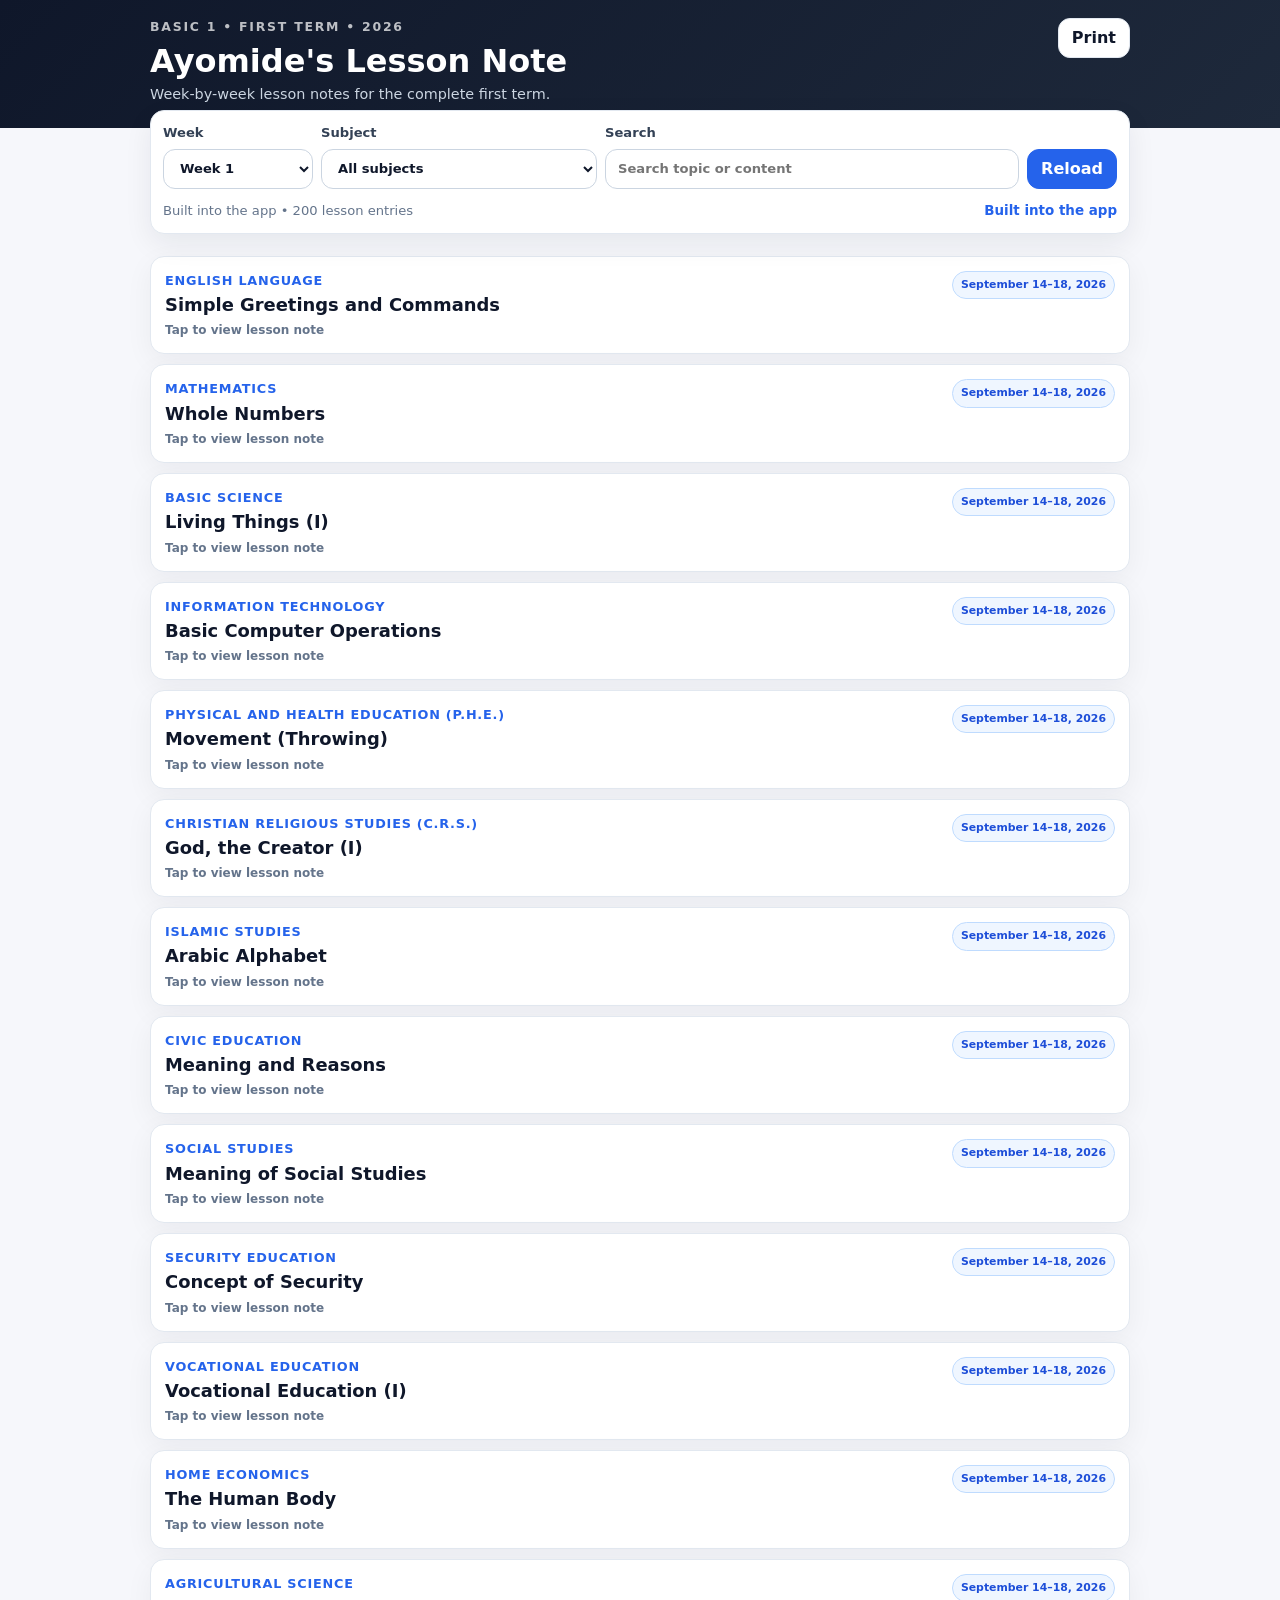
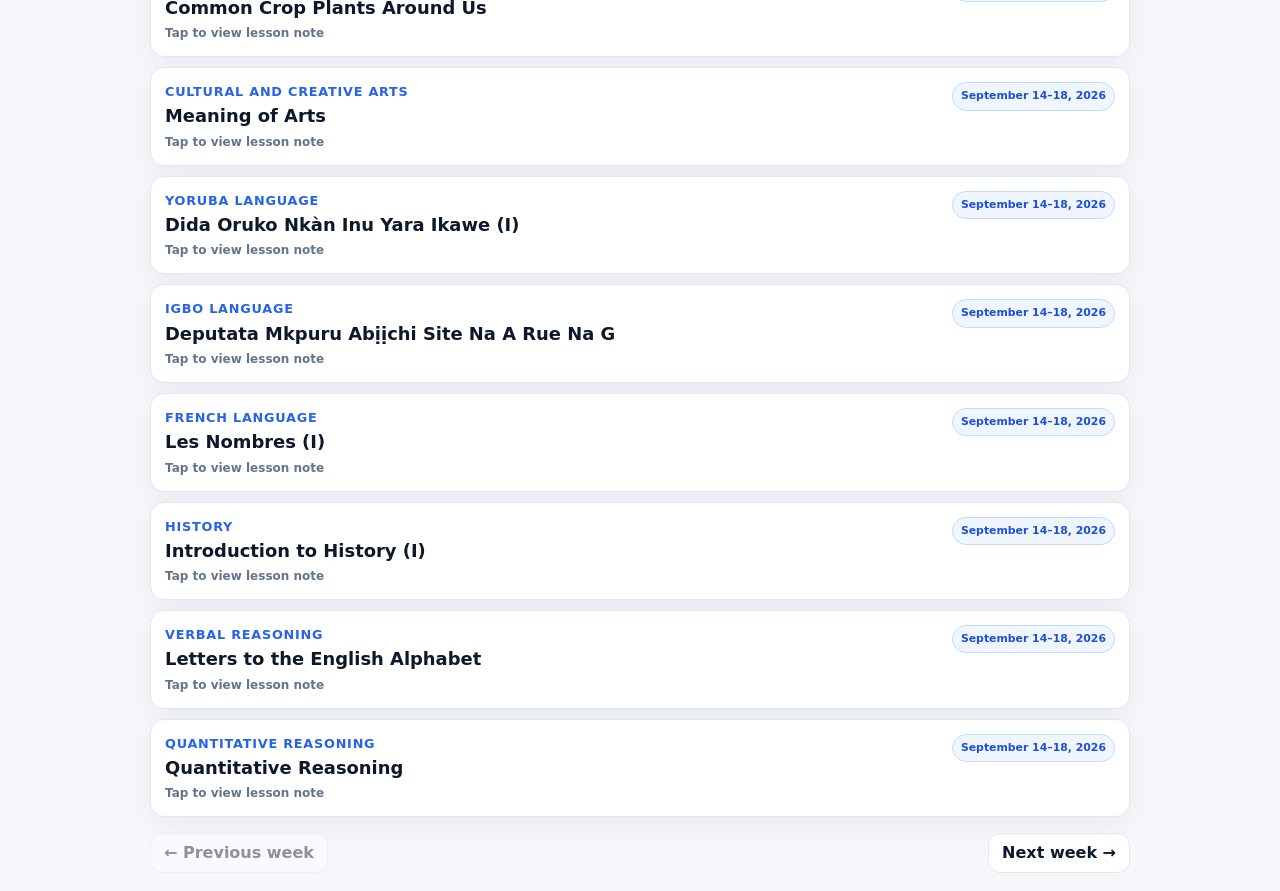
<file: index.html>
<!doctype html>
<html lang="en">
<head>
  <meta charset="utf-8">
  <meta name="viewport" content="width=device-width,initial-scale=1,maximum-scale=1,user-scalable=no,viewport-fit=cover">
  <title>Ayomide's Lesson Note</title>
  <meta name="description" content="Basic 1 First Term lesson notes for 2026, built into the app for reliable loading.">
  <meta name="theme-color" content="#0f172a">
  <link rel="stylesheet" href="styles.css">
</head>
<body>
  <header class="app-header">
    <div class="shell header-inner">
      <div>
        <p class="eyebrow">BASIC 1 • FIRST TERM • 2026</p>
        <h1>Ayomide's Lesson Note</h1>
        <p class="subtitle">Week-by-week lesson notes for the complete first term.</p>
      </div>
      <button id="printBtn" class="ghost-btn" type="button" title="Print the current lesson note">Print</button>
    </div>
  </header>

  <main class="shell">
    <section class="control-panel" aria-label="Lesson note filters">
      <div class="control-row">
        <label>
          <span>Week</span>
          <select id="weekSelect"></select>
        </label>
        <label>
          <span>Subject</span>
          <select id="subjectSelect"></select>
        </label>
        <label class="search-field">
          <span>Search</span>
          <input id="searchInput" type="search" placeholder="Search topic or content">
        </label>
        <button id="syncBtn" class="primary-btn" type="button">Reload</button>
      </div>
      <div class="status-row">
        <span id="syncStatus" class="status-pill">Ready with built-in lesson notes.</span>
        <span id="sourceLink" class="source-link">Built into the app</span>
      </div>
    </section>

    <section id="lessonArea" aria-live="polite"></section>

    <div class="week-nav">
      <button id="prevBtn" class="ghost-btn" type="button">← Previous week</button>
      <button id="nextBtn" class="ghost-btn" type="button">Next week →</button>
    </div>
  </main>

  <template id="lessonTemplate">
    <details class="lesson-card">
      <summary class="lesson-summary">
        <div class="lesson-head">
          <div>
            <p class="lesson-subject"></p>
            <h2 class="lesson-topic"></h2>
            <p class="tap-hint">Tap to view lesson note</p>
          </div>
          <span class="date-badge"></span>
        </div>
      </summary>
      <div class="lesson-grid">
        <section class="note-section"><h3>Behavioral Objectives</h3><div data-field="objectives"></div></section>
        <section class="note-section"><h3>Instructional Materials</h3><div data-field="materials"></div></section>
        <section class="note-section"><h3>Lesson Content</h3><div data-field="content"></div></section>
        <section class="note-section"><h3>Teacher &amp; Learner Activities</h3><div data-field="activities"></div></section>
        <section class="note-section"><h3>Evaluation</h3><div data-field="evaluation"></div></section>
        <section class="note-section"><h3>Assignment</h3><div data-field="assignment"></div></section>
      </div>
    </details>
  </template>

  <script src="lesson-data.js"></script>
  <script src="app.js"></script>
</body>
</html>
</file>
<file: styles.css>
:root{
  --bg:#f6f7fb;--surface:#fff;--surface-2:#f8fafc;--text:#0f172a;--muted:#64748b;
  --line:#e2e8f0;--accent:#2563eb;--accent-dark:#1d4ed8;--danger:#b91c1c;
  --shadow:0 10px 28px rgba(15,23,42,.07);--radius:14px;
}
*{box-sizing:border-box}html{scroll-behavior:smooth}
body{margin:0;font-family:Inter,ui-sans-serif,system-ui,-apple-system,BlinkMacSystemFont,"Segoe UI",sans-serif;background:var(--bg);color:var(--text);line-height:1.5;overflow-x:hidden;touch-action:manipulation;-webkit-text-size-adjust:100%;}
.shell{width:min(980px,calc(100% - 20px));margin-inline:auto}
.app-header{background:linear-gradient(135deg,#0f172a,#1e293b);color:#fff;padding:18px 0 22px}
.header-inner{display:flex;justify-content:space-between;gap:24px;align-items:flex-start}
.eyebrow{margin:0 0 6px;font-size:.78rem;letter-spacing:.14em;font-weight:700;opacity:.72}
h1{margin:0;font-size:clamp(1.35rem,5vw,2rem);line-height:1.15}
.subtitle{margin:.3rem 0 0;color:#cbd5e1;max-width:700px;font-size:.9rem}
.control-panel{margin:-18px auto 22px;position:relative;background:var(--surface);border:1px solid var(--line);border-radius:var(--radius);box-shadow:var(--shadow);padding:12px}
.control-row{display:grid;grid-template-columns:150px 1fr minmax(220px,1.5fr) auto;gap:8px;align-items:end}
label{display:grid;gap:6px;font-size:.82rem;font-weight:700;color:#334155}
select,input{width:100%;height:40px;border:1px solid #cbd5e1;border-radius:12px;background:#fff;padding:0 12px;color:var(--text);font:inherit;outline:none}
select:focus,input:focus{border-color:var(--accent);box-shadow:0 0 0 3px rgba(37,99,235,.12)}
.primary-btn,.ghost-btn{height:40px;border-radius:12px;padding:0 13px;border:1px solid var(--line);font:inherit;font-weight:700;cursor:pointer}
.primary-btn{background:var(--accent);border-color:var(--accent);color:#fff}.primary-btn:hover{background:var(--accent-dark)}
.ghost-btn{background:#fff;color:#0f172a}.ghost-btn:hover{border-color:#94a3b8;background:#f8fafc}.ghost-btn:disabled{opacity:.45;cursor:not-allowed}
.status-row{display:flex;justify-content:space-between;align-items:center;gap:16px;margin-top:12px}
.status-pill{font-size:.82rem;color:var(--muted)}.status-pill.error{color:var(--danger)}
.source-link{font-size:.84rem;color:var(--accent);font-weight:700;text-decoration:none}.source-link:hover{text-decoration:underline}
.lesson-card{background:var(--surface);border:1px solid var(--line);border-radius:var(--radius);box-shadow:0 8px 28px rgba(15,23,42,.05);margin-bottom:10px;overflow:hidden}.lesson-card[open]{box-shadow:0 10px 30px rgba(15,23,42,.08)}
.lesson-summary{display:block;cursor:pointer;padding:14px;list-style:none;-webkit-tap-highlight-color:transparent}.lesson-summary::-webkit-details-marker{display:none}.lesson-summary:focus-visible{outline:3px solid rgba(37,99,235,.2);outline-offset:-3px;border-radius:var(--radius)}.lesson-card[open] .lesson-summary{border-bottom:1px solid var(--line)}.lesson-head{display:flex;justify-content:space-between;gap:18px;align-items:flex-start}
.lesson-subject{margin:0 0 4px;font-size:.8rem;letter-spacing:.06em;text-transform:uppercase;color:var(--accent);font-weight:800}
.lesson-topic{margin:0;font-size:1.12rem;line-height:1.25}.tap-hint{margin:5px 0 0;font-size:.75rem;color:var(--muted);font-weight:600}
.date-badge{white-space:nowrap;background:#eff6ff;color:#1d4ed8;border:1px solid #bfdbfe;border-radius:999px;padding:5px 8px;font-size:.68rem;font-weight:800}
.lesson-grid{display:grid;grid-template-columns:repeat(2,minmax(0,1fr));gap:8px;margin:10px 14px 14px}
.note-section{background:var(--surface-2);border:1px solid #eef2f7;border-radius:12px;padding:10px}.note-section:nth-child(3){grid-column:1/-1}
.note-section h3{margin:0 0 5px;font-size:.8rem}.note-section p{margin:.15rem 0;font-size:.86rem}.note-section ul{margin:.2rem 0 0;padding-left:18px}.note-section ol{margin:.2rem 0 0;padding-left:20px}
.empty{background:#fff;border:1px dashed #cbd5e1;border-radius:16px;padding:34px;text-align:center;color:var(--muted)}
.week-nav{display:flex;justify-content:space-between;gap:8px;padding:6px 0 18px}
@media(max-width:820px){.control-row{grid-template-columns:1fr 1fr}.search-field{grid-column:1/-1}}
@media(max-width:640px){.header-inner{flex-direction:column}.control-row{grid-template-columns:1fr}.search-field{grid-column:auto}.lesson-grid{grid-template-columns:1fr}.note-section:nth-child(3){grid-column:auto}.lesson-head{flex-direction:column}.date-badge{align-self:flex-start}.status-row{flex-direction:column;align-items:flex-start}.week-nav{position:sticky;bottom:0;background:rgba(246,247,251,.94);padding:10px 0}}
@media print{.app-header,.control-panel,.week-nav{display:none!important}body{background:#fff}.shell{width:100%}.lesson-card{box-shadow:none;break-inside:avoid}}
</file>
